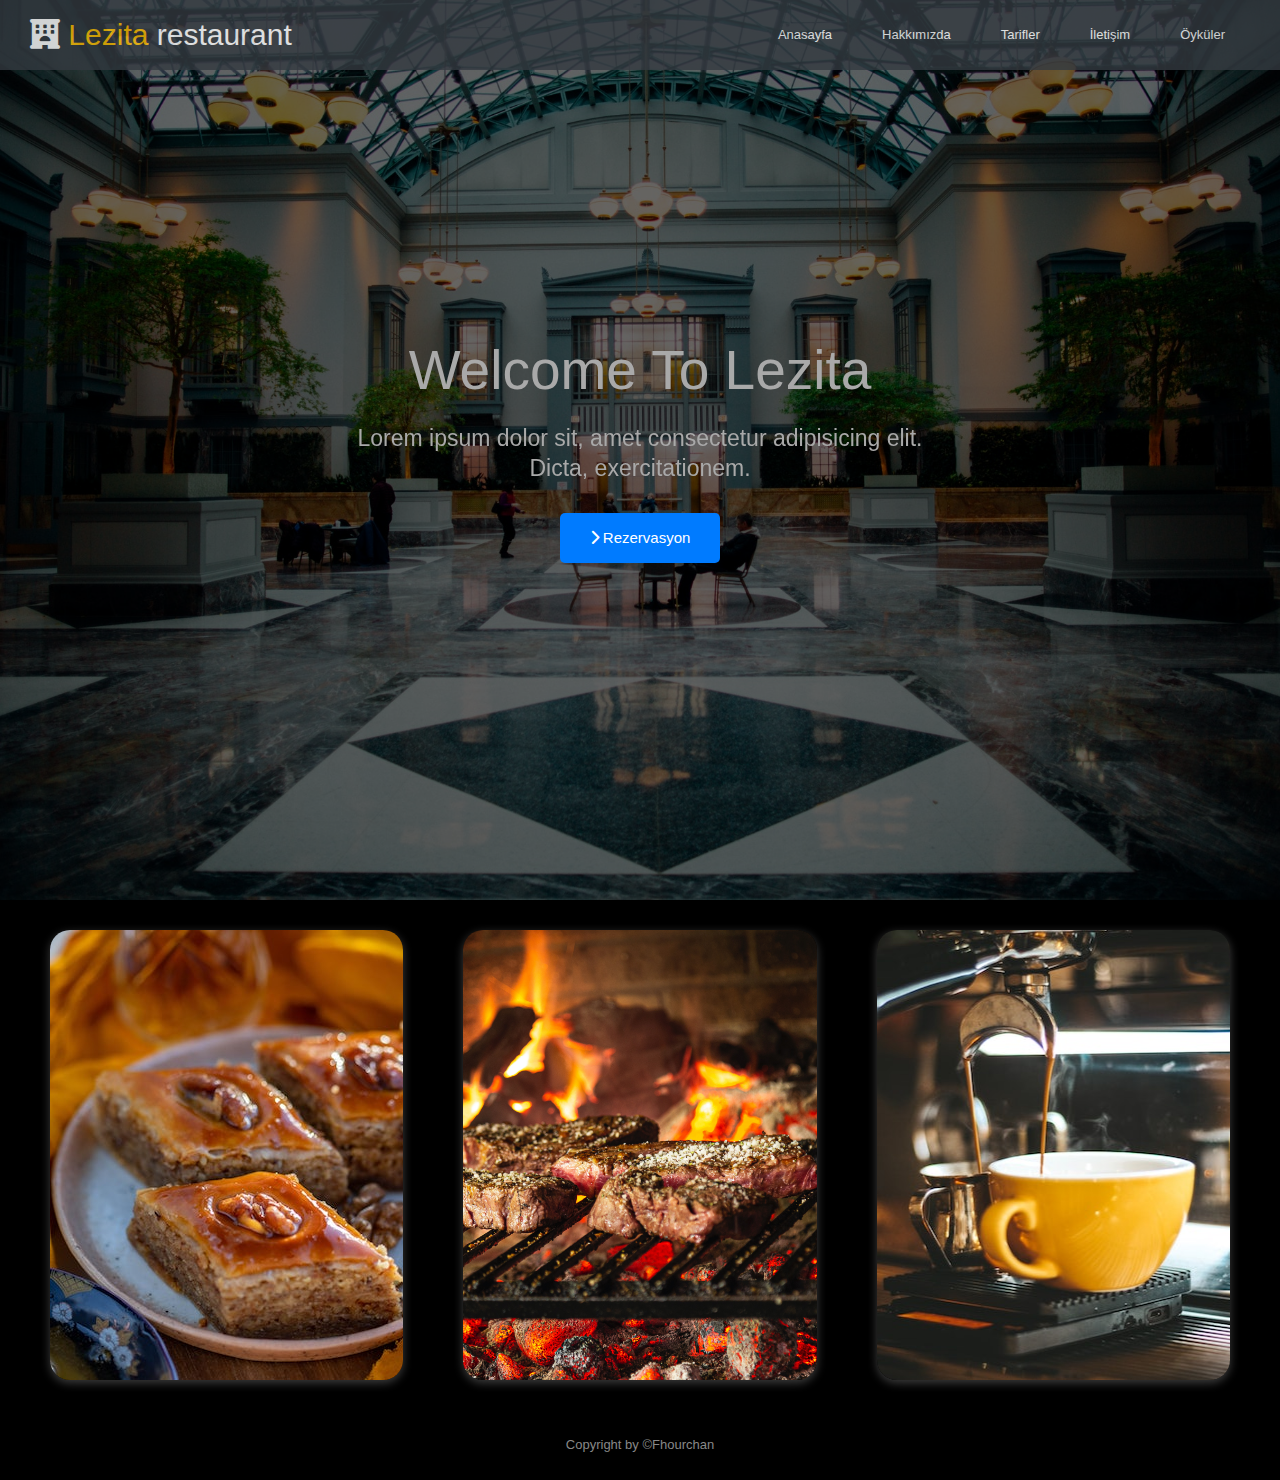
<file: Lezita-restra/index.html>
<!DOCTYPE html>
<html lang="en">
<head>
    <meta charset="UTF-8">
    <meta http-equiv="X-UA-Compatible" content="IE=edge">
    <meta name="viewport" content="width=device-width, initial-scale=1.0">
    <link rel="icon" href="/img/icon.ico" type="image/x-icon" />
    <link rel="stylesheet" href="css/utils.css">
    <link rel="stylesheet" href="css/style.css">
    <link rel="stylesheet" href="https://cdnjs.cloudflare.com/ajax/libs/font-awesome/6.0.0/css/all.min.css" integrity="sha512-9usAa10IRO0HhonpyAIVpjrylPvoDwiPUiKdWk5t3PyolY1cOd4DSE0Ga+ri4AuTroPR5aQvXU9xC6qOPnzFeg==" crossorigin="anonymous" referrerpolicy="no-referrer" />
    <title>Anasayfa</title>
</head>
<body>
    <header id="anasayfa" class="main-header">
        <div class="navbar">
            <h1 class="brand">
                <i class="fa-solid fa-hotel"></i>
                <span>Lezita</span> restaurant
            </h1>
            <nav>
                <ul>
                    <li><a href="index.html">Anasayfa</a></li>
                    <li><a href="hakkimizda.html">Hakkımızda</a></li>
                    <li><a href="tarifler.html">Tarifler</a></li>
                    <li><a href="iletisim.html">İletişim</a></li>
                    <li><a href="oykuler.html">Öyküler</a></li>

                </ul>
            </nav>
        </div>

        <div class="content">
            <h1>Welcome To Lezita</h1>
            <p>Lorem ipsum dolor sit, amet consectetur adipisicing elit. Dicta, exercitationem.</p>
            <a href="" class="btn btn-primary">
                <i class="fas fa-chevron-right"></i> Rezervasyon
            </a>
        </div>
    </header>

        <div class="main-box bg-black">
            <div class="tarif-container">
                <div class="box tatlı"></div>
                <div class="box steaks"></div>
                <div class="box drinks"></div>
            </div>
        </div>

    <footer id="#footer" class="bg-black text-center">
        Copyright by ©Fhourchan
    </footer>
</body>
</html>
</file>
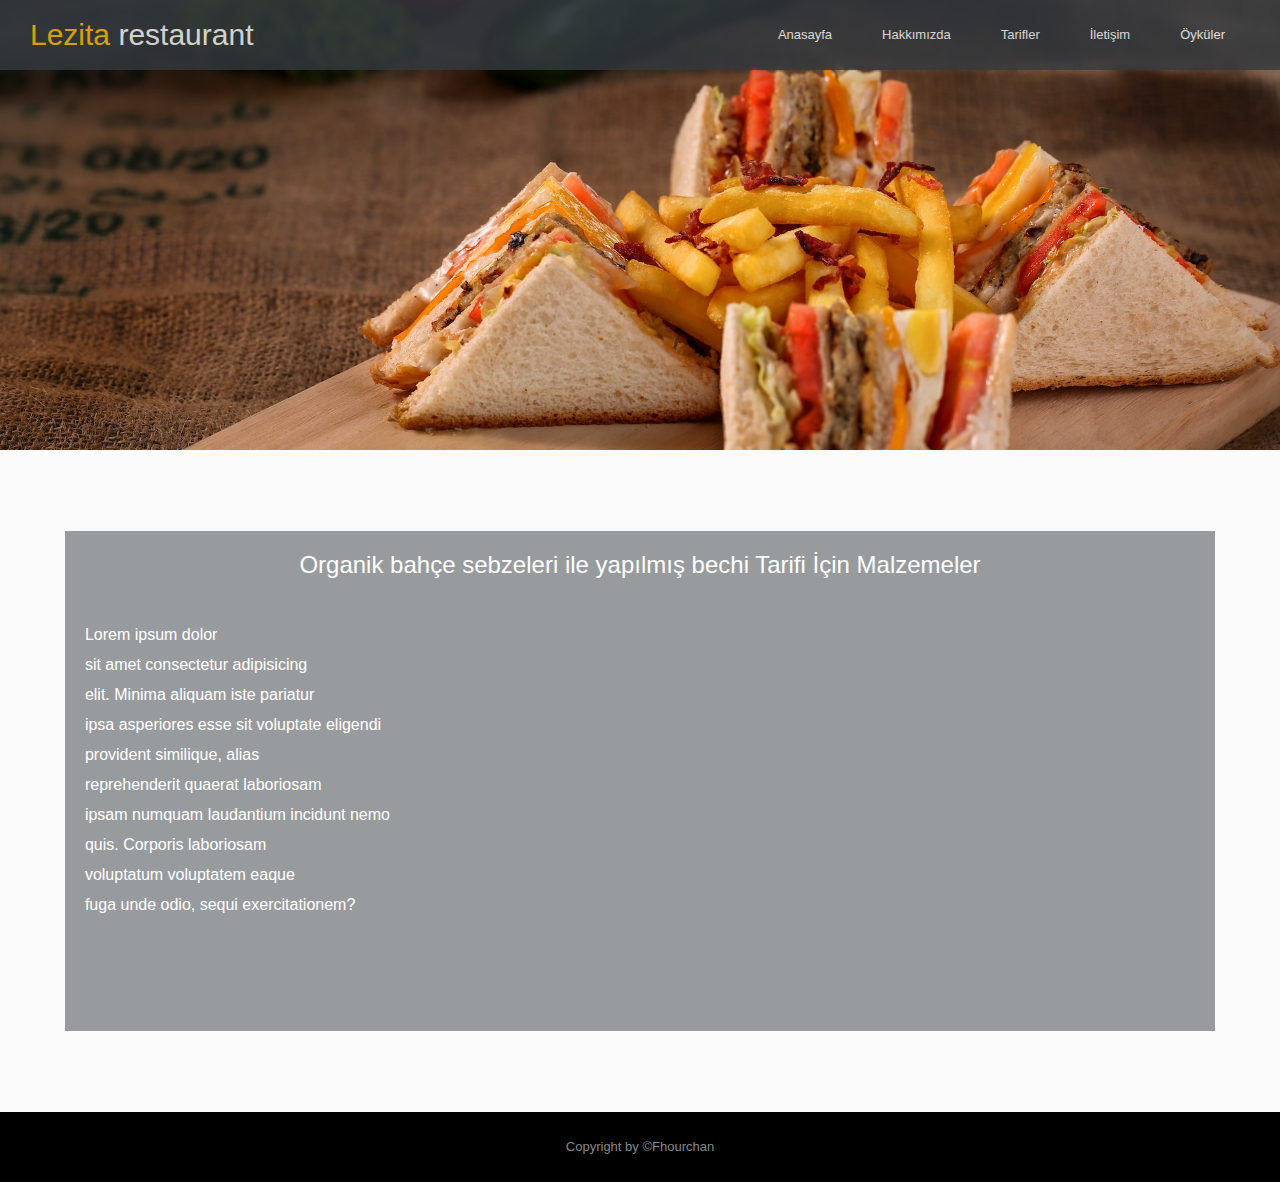
<file: Lezita-restra/bechi.html>
<!DOCTYPE html>
<html lang="en">
<head>
    <meta charset="UTF-8">
    <meta http-equiv="X-UA-Compatible" content="IE=edge">
    <meta name="viewport" content="width=device-width, initial-scale=1.0">
    <meta charset="UTF-8">
    <meta http-equiv="X-UA-Compatible" content="IE=edge">
    <meta name="viewport" content="width=device-width, initial-scale=1.0">
    <link rel="icon" href="/img/icon.ico" type="image/x-icon" />
    <link rel="stylesheet" href="css/utils.css">
    <link rel="stylesheet" href="css/style.css">
    <link rel="stylesheet" href="https://cdnjs.cloudflare.com/ajax/libs/font-awesome/6.2.1/css/all.min.css" integrity="sha512-MV7K8+y+gLIBoVD59lQIYicR65iaqukzvf/nwasF0nqhPay5w/9lJmVM2hMDcnK1OnMGCdVK+iQrJ7lzPJQd1w==" crossorigin="anonymous" referrerpolicy="no-referrer" />
    <title>Seafoods</title>
</head>
<body>
    <header id="#" class="">
        <div class="navbar">
            <h1 class="brand">
                <i class="fa-solid fa-hotel"></i>
                <span>Lezita</span> restaurant
            </h1>
            <nav>
                <ul>
                    <li><a href="index.html">Anasayfa</a></li>
                    <li><a href="hakkımızda.html">Hakkımızda</a></li>
                    <li><a href="tarifler.html">Tarifler</a></li>
                    <li><a href="iletişim.html">İletişim</a></li>
                    <li><a href="oykuler.html">Öyküler</a></li>
                </ul>
            </nav>
        </div>
        <div class="bechi-header-bg">
        </div>
    </header>

    <section class="seafoods">
        <div class="sea-container">
            <h1>Organik bahçe sebzeleri ile yapılmış bechi Tarifi İçin Malzemeler
            </h1>
            <p>Lorem ipsum dolor <br> sit amet consectetur adipisicing <br> elit. Minima aliquam iste pariatur <br> ipsa asperiores esse sit voluptate eligendi <br> provident similique, alias <br> reprehenderit quaerat laboriosam <br> ipsam numquam laudantium incidunt nemo <br> quis. Corporis laboriosam <br> voluptatum voluptatem eaque <br> fuga unde odio, sequi exercitationem?
        </div>
    </section>
    <footer id="#footer" class="bg-black text-center">
        Copyright by ©Fhourchan
    </footer>
</body>
</html>
</file>
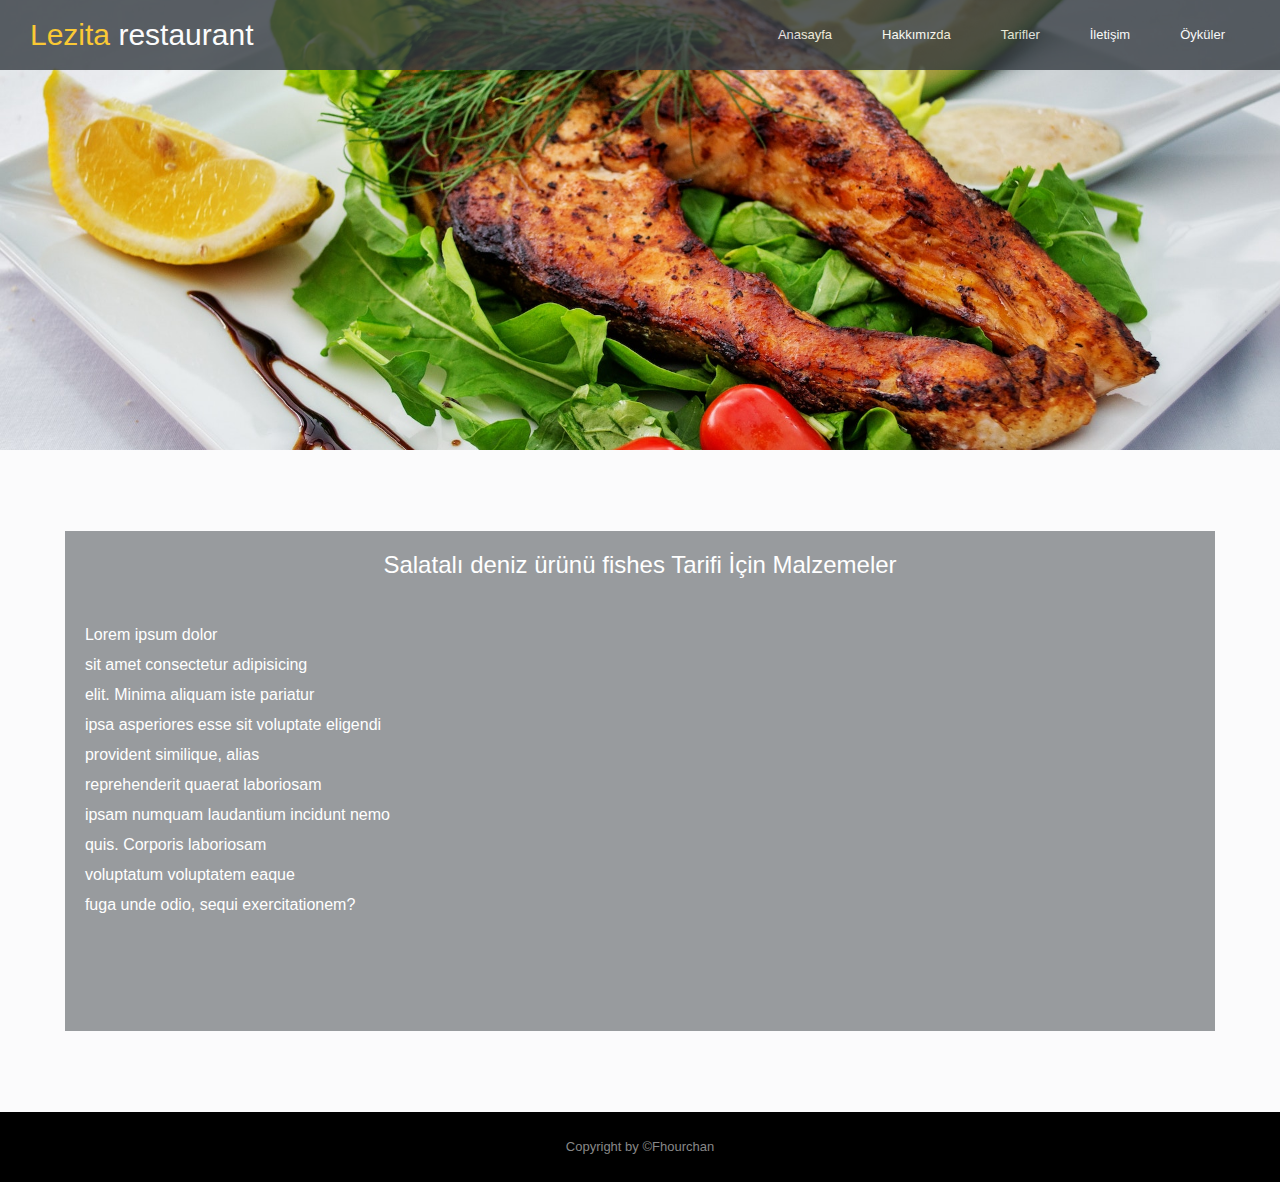
<file: Lezita-restra/fishes.html>
<!DOCTYPE html>
<html lang="en">
<head>
    <meta charset="UTF-8">
    <meta http-equiv="X-UA-Compatible" content="IE=edge">
    <meta name="viewport" content="width=device-width, initial-scale=1.0">
    <meta charset="UTF-8">
    <meta http-equiv="X-UA-Compatible" content="IE=edge">
    <meta name="viewport" content="width=device-width, initial-scale=1.0">
    <link rel="icon" href="/img/icon.ico" type="image/x-icon" />
    <link rel="stylesheet" href="css/utils.css">
    <link rel="stylesheet" href="css/style.css">
    <link rel="stylesheet" href="https://cdnjs.cloudflare.com/ajax/libs/font-awesome/6.2.1/css/all.min.css" integrity="sha512-MV7K8+y+gLIBoVD59lQIYicR65iaqukzvf/nwasF0nqhPay5w/9lJmVM2hMDcnK1OnMGCdVK+iQrJ7lzPJQd1w==" crossorigin="anonymous" referrerpolicy="no-referrer" />
    <title>Seafoods</title>
</head>
<body>
    <header id="#" class="fishes-header">
        <div class="navbar">
            <h1 class="brand">
                <i class="fa-solid fa-hotel"></i>
                <span>Lezita</span> restaurant
            </h1>
            <nav>
                <ul>
                    <li><a href="index.html">Anasayfa</a></li>
                    <li><a href="hakkımızda.html">Hakkımızda</a></li>
                    <li><a href="tarifler.html">Tarifler</a></li>
                    <li><a href="iletişim.html">İletişim</a></li>
                    <li><a href="oykuler.html">Öyküler</a></li>
                </ul>
            </nav>
        </div>
        <div class="fishes-header-bg">
        </div>
    </header>

    <section class="seafoods">
        <div class="sea-container">
            <h1>Salatalı deniz ürünü fishes Tarifi İçin Malzemeler
            </h1>
            <p>Lorem ipsum dolor <br> sit amet consectetur adipisicing <br> elit. Minima aliquam iste pariatur <br> ipsa asperiores esse sit voluptate eligendi <br> provident similique, alias <br> reprehenderit quaerat laboriosam <br> ipsam numquam laudantium incidunt nemo <br> quis. Corporis laboriosam <br> voluptatum voluptatem eaque <br> fuga unde odio, sequi exercitationem?
        </div>
    </section>
    <footer id="#footer" class="bg-black text-center">
        Copyright by ©Fhourchan
    </footer>
</body>
</html>
</file>
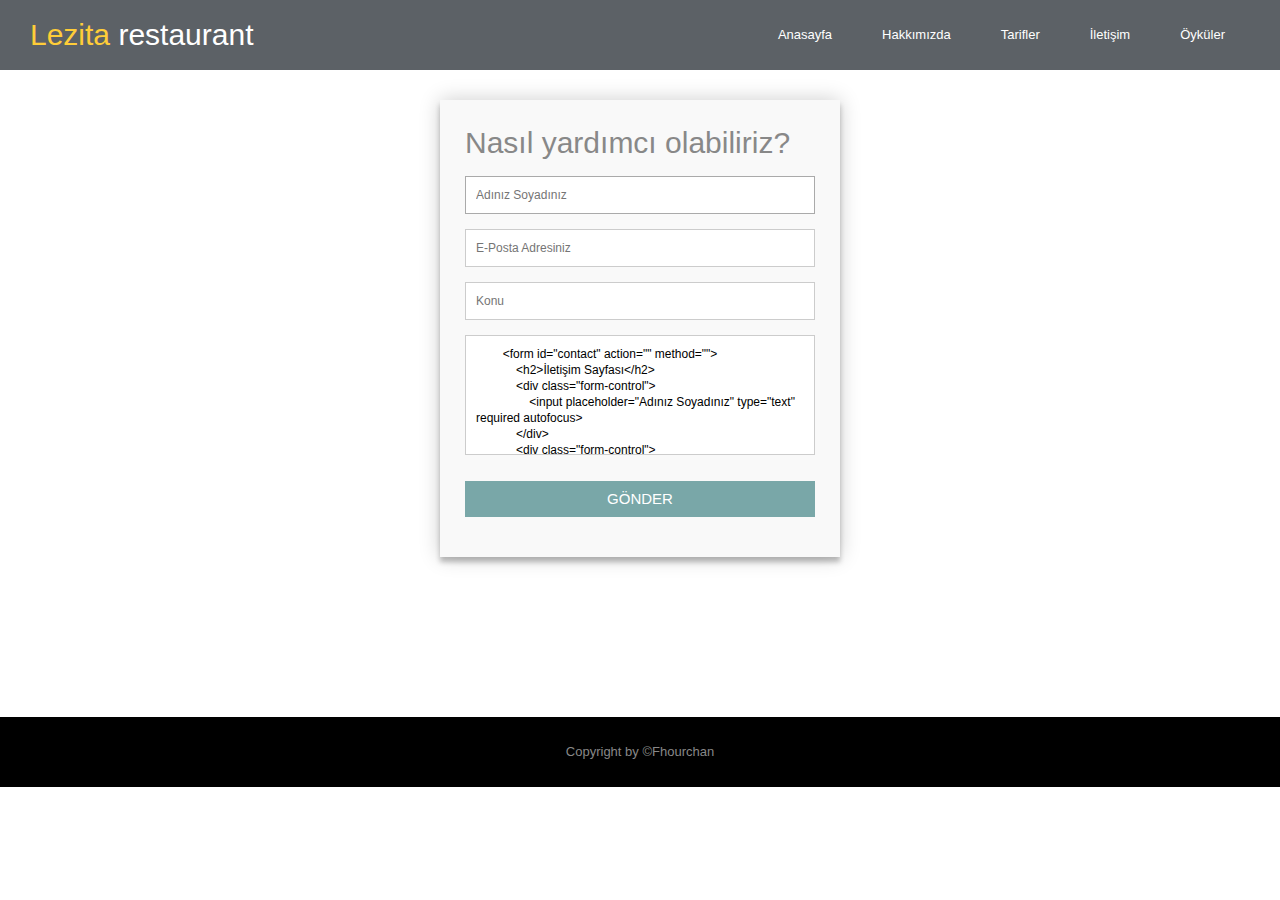
<file: Lezita-restra/iletisim.html>
<!DOCTYPE html>
<html lang="en">
<head>
    <meta charset="UTF-8">
    <meta http-equiv="X-UA-Compatible" content="IE=edge">
    <meta name="viewport" content="width=device-width, initial-scale=1.0">
    <title>İletişim</title><meta charset="UTF-8">
    <meta http-equiv="X-UA-Compatible" content="IE=edge">
    <meta name="viewport" content="width=device-width, initial-scale=1.0">
    <link rel="icon" href="/img/icon.ico" type="image/x-icon" />
    <link rel="stylesheet" href="css/utils.css">
    <link rel="stylesheet" href="css/style.css">
    <link rel="stylesheet" href="https://cdnjs.cloudflare.com/ajax/libs/font-awesome/6.2.1/css/all.min.css" integrity="sha512-MV7K8+y+gLIBoVD59lQIYicR65iaqukzvf/nwasF0nqhPay5w/9lJmVM2hMDcnK1OnMGCdVK+iQrJ7lzPJQd1w==" crossorigin="anonymous" referrerpolicy="no-referrer" />
</head>
<section>
    <header id="iletisim" class="contact-header">
        <div class="navbar">
            <h1 class="brand">
                <i class="fa-solid fa-hotel"></i>
                <span>Lezita</span> restaurant
            </h1>
            <nav>
                <ul>
                    <li><a href="index.html">Anasayfa</a></li>
                    <li><a href="hakkimizda.html">Hakkımızda</a></li>
                    <li><a href="tarifler.html">Tarifler</a></li>
                    <li><a href="iletisim.html">İletişim</a></li>
                    <li><a href="oykuler.html">Öyküler</a></li>

                </ul>
            </nav>
        </div>
        <div class="contact-header-bg">
            
        </div>
    </header>
    <div class="container">
        <form id="contact" action="" method="">
            <h2>Nasıl yardımcı olabiliriz?</h2>
            <div class="form-control">
                <input placeholder="Adınız Soyadınız" type="text" required autofocus>
            </div>
            <div class="form-control">
                <input placeholder="E-Posta Adresiniz" type="email" required>
            </div>
            <div class="form-control">
                <input placeholder="Konu" type="text" required>
            </div>
            <div class="form-control">
                <textarea placeholder="Lütfen Mesajınızı Buraya Yazın.." require<div class="container">
        <form id="contact" action="" method="">
            <h2>İletişim Sayfası</h2>
            <div class="form-control">
                <input placeholder="Adınız Soyadınız" type="text" required autofocus>
            </div>
            <div class="form-control">
                <input placeholder="E-Posta Adresiniz" type="email" required>
            </div>
            <div class="form-control">
                <input placeholder="Konu" type="text" required>
            </div>
            <div class="form-control">
                <textarea placeholder="Lütfen Mesajınızı Buraya Yazın.." required></textarea>
            </div>
            <div class="form-control">
                <button name="submit" type="submit" id="submit">GÖNDER</button>
            </div>
        </form>
    </div></textarea>
            </div>
        </form>
    </div> <br> <br>
    <footer id="#footer" class="bg-black text-center">
        Copyright by ©Fhourchan
    </footer>
    
</body>
</html>
</file>
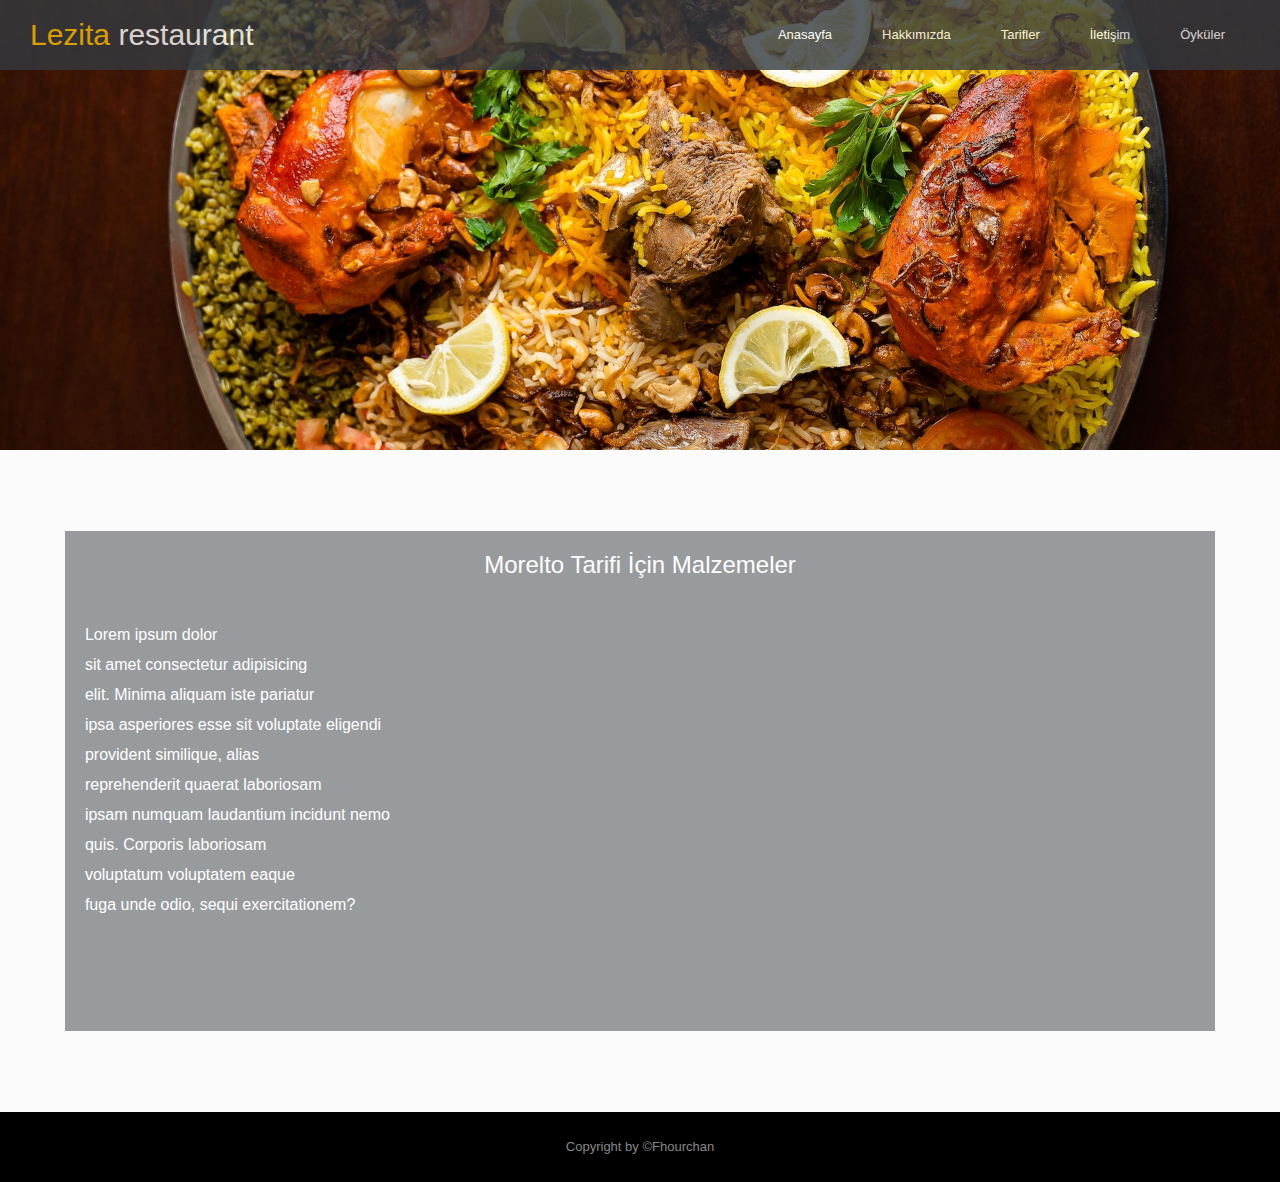
<file: Lezita-restra/Morelto.html>
<!DOCTYPE html>
<html lang="en">
<head>
    <meta charset="UTF-8">
    <meta http-equiv="X-UA-Compatible" content="IE=edge">
    <meta name="viewport" content="width=device-width, initial-scale=1.0">
    <meta charset="UTF-8">
    <meta http-equiv="X-UA-Compatible" content="IE=edge">
    <meta name="viewport" content="width=device-width, initial-scale=1.0">
    <link rel="stylesheet" href="css/utils.css">
    <link rel="stylesheet" href="css/style.css">
    <link rel="icon" href="/img/icon.ico" type="image/x-icon" />
    <link rel="stylesheet" href="https://cdnjs.cloudflare.com/ajax/libs/font-awesome/6.2.1/css/all.min.css" integrity="sha512-MV7K8+y+gLIBoVD59lQIYicR65iaqukzvf/nwasF0nqhPay5w/9lJmVM2hMDcnK1OnMGCdVK+iQrJ7lzPJQd1w==" crossorigin="anonymous" referrerpolicy="no-referrer" />
    <title>Seafoods</title>
</head>
<body>
    <header id="#" class="morelto-header">
        <div class="navbar">
            <h1 class="brand">
                <i class="fa-solid fa-hotel"></i>
                <span>Lezita</span> restaurant
            </h1>
            <nav>
                <ul>
                    <li><a href="index.html">Anasayfa</a></li>
                    <li><a href="hakkımızda.html">Hakkımızda</a></li>
                    <li><a href="tarifler.html">Tarifler</a></li>
                    <li><a href="iletişim.html">İletişim</a></li>
                    <li><a href="oykuler.html">Öyküler</a></li>

                </ul>
            </nav>
        </div>
        <div class="morelto-header-bg">
        </div>
    </header>

    <section class="seafoods">
        <div class="sea-container">
            <h1>Morelto Tarifi İçin Malzemeler
            </h1>
            <p>Lorem ipsum dolor <br> sit amet consectetur adipisicing <br> elit. Minima aliquam iste pariatur <br> ipsa asperiores esse sit voluptate eligendi <br> provident similique, alias <br> reprehenderit quaerat laboriosam <br> ipsam numquam laudantium incidunt nemo <br> quis. Corporis laboriosam <br> voluptatum voluptatem eaque <br> fuga unde odio, sequi exercitationem?
        </div>
    </section>
    <footer id="#footer" class="bg-black text-center">
        Copyright by ©Fhourchan
    </footer>
</body>
</html>
</file>
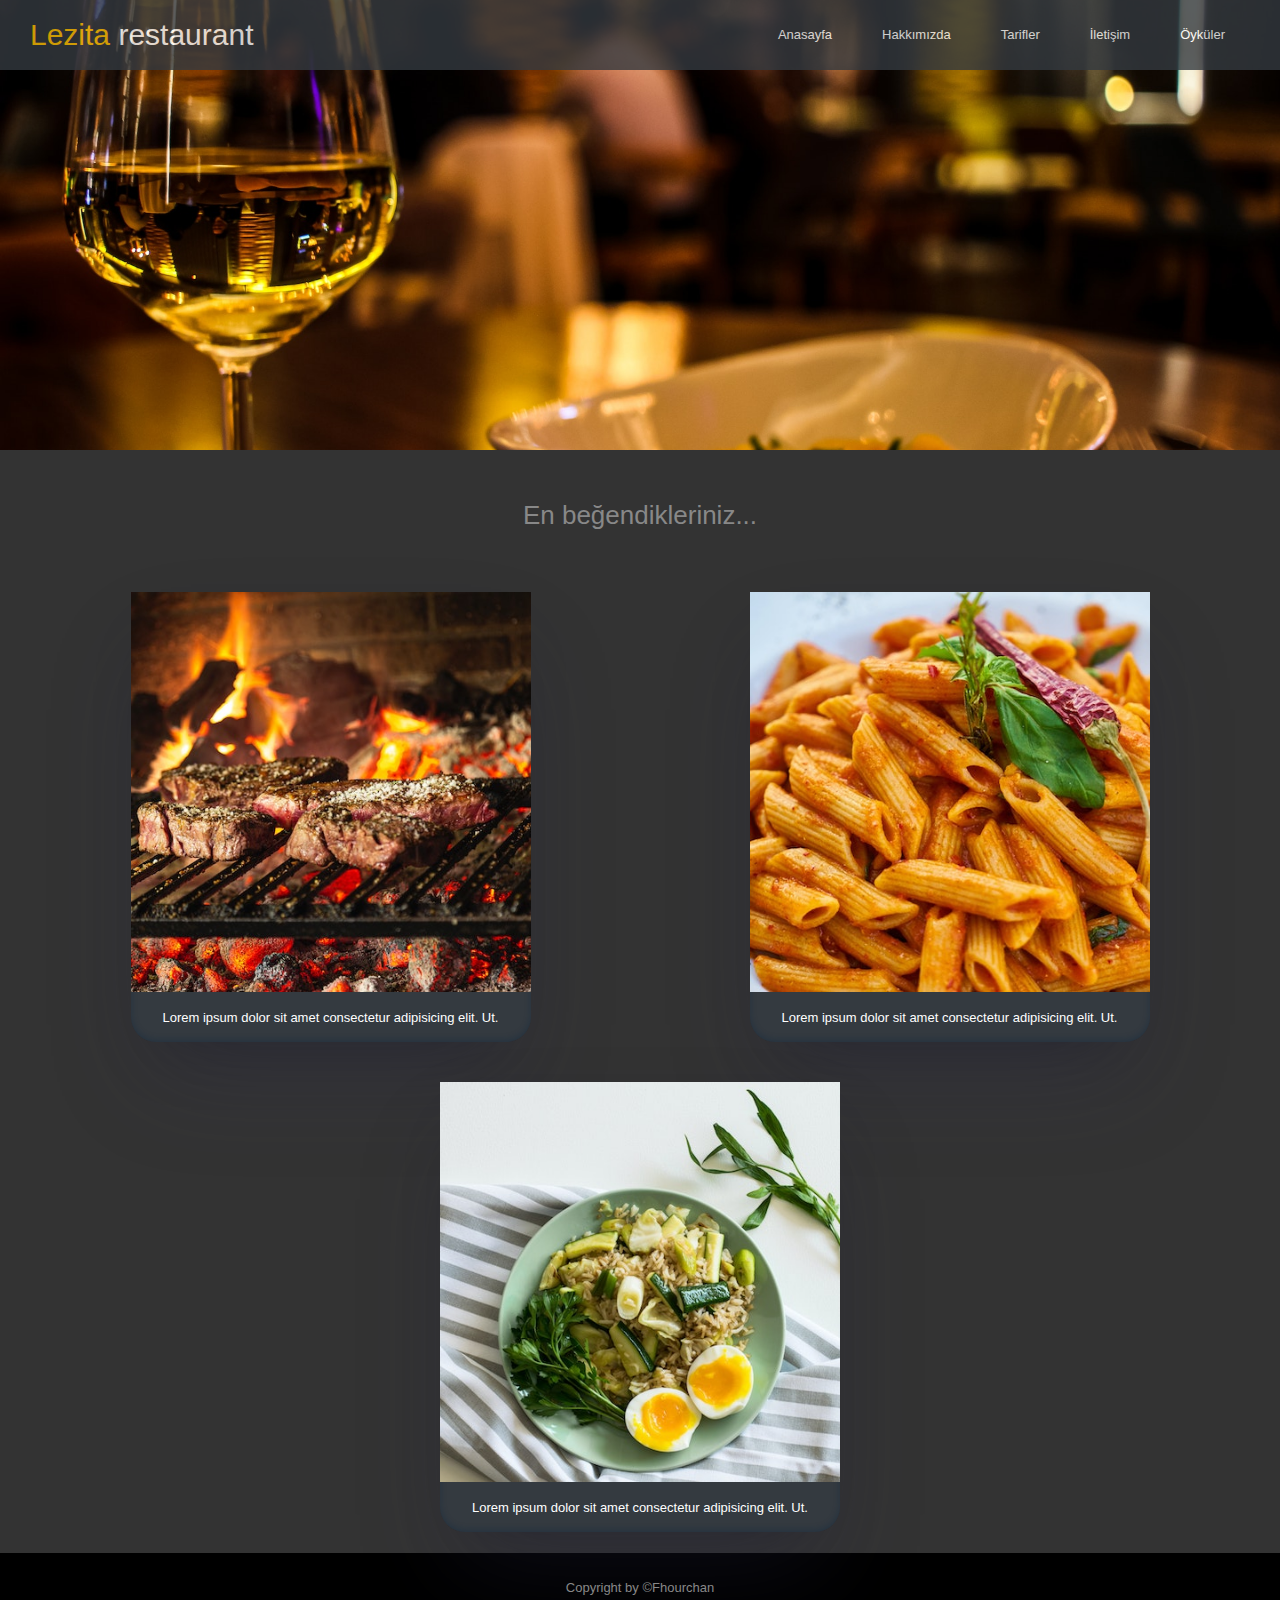
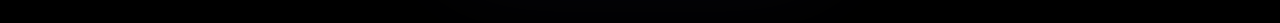
<file: Lezita-restra/oykuler.html>
<!DOCTYPE html>
<html lang="en">
<head>
    <meta charset="UTF-8">
    <meta http-equiv="X-UA-Compatible" content="IE=edge">
    <meta name="viewport" content="width=device-width, initial-scale=1.0">
    <link rel="icon" href="/img/icon.ico" type="image/x-icon" />
    <link rel="stylesheet" href="css/utils.css">
    <link rel="stylesheet" href="css/style.css">
    <link rel="stylesheet" href="https://cdnjs.cloudflare.com/ajax/libs/font-awesome/6.2.1/css/all.min.css" integrity="sha512-MV7K8+y+gLIBoVD59lQIYicR65iaqukzvf/nwasF0nqhPay5w/9lJmVM2hMDcnK1OnMGCdVK+iQrJ7lzPJQd1w==" crossorigin="anonymous" referrerpolicy="no-referrer" />
    <title> Öyküler</title>
</head>
<body>
    <header id="#" class="tarif-header">
        <div class="navbar">
            <h1 class="brand">
                <i class="fa-solid fa-hotel"></i>
                <span>Lezita</span> restaurant
            </h1>
            <nav>
                <ul>
                    <li><a href="index.html">Anasayfa</a></li>
                    <li><a href="hakkimizda.html">Hakkımızda</a></li>
                    <li><a href="tarifler.html">Tarifler</a></li>
                    <li><a href="iletisim.html">İletişim</a></li>
                    <li><a href="oykuler.html">Öyküler</a></li>

                </ul>
            </nav>
        </div>
        <div class="öykü-header-bg">
        </div>
    </header>
    <h1 style="background-color: #333; padding-top: 50px;" class="text-center">En beğendikleriniz...</h1>
    <section class="tarifler">
        <div class="tarif-container">
            <div class="tf-box">
                <a href="steak.html"><img src="img/tf-4.jpg" alt="seafoods" title="seafoods"></a>
                <p>Lorem ipsum dolor sit amet consectetur adipisicing elit. Ut.</p>
            </div>
            <div class="tf-box">
                <a href="penna.html"><img src="img/tf-2.jpg" alt="penna" title="Penna Makarna"></a>
                <p>Lorem ipsum dolor sit amet consectetur adipisicing elit. Ut.</p>
            </div>
            <div class="tf-box">
                <a href="zuch.html"><img src="img/tf-7.jpg" alt="Morelto" title="Morelto food."></a>
                <p>Lorem ipsum dolor sit amet consectetur adipisicing elit. Ut.</p>
            </div>
        </div>
    </section>
    <footer id="#footer" class="bg-black text-center">
        Copyright by ©Fhourchan
    </footer>
</body>
</html>
</file>
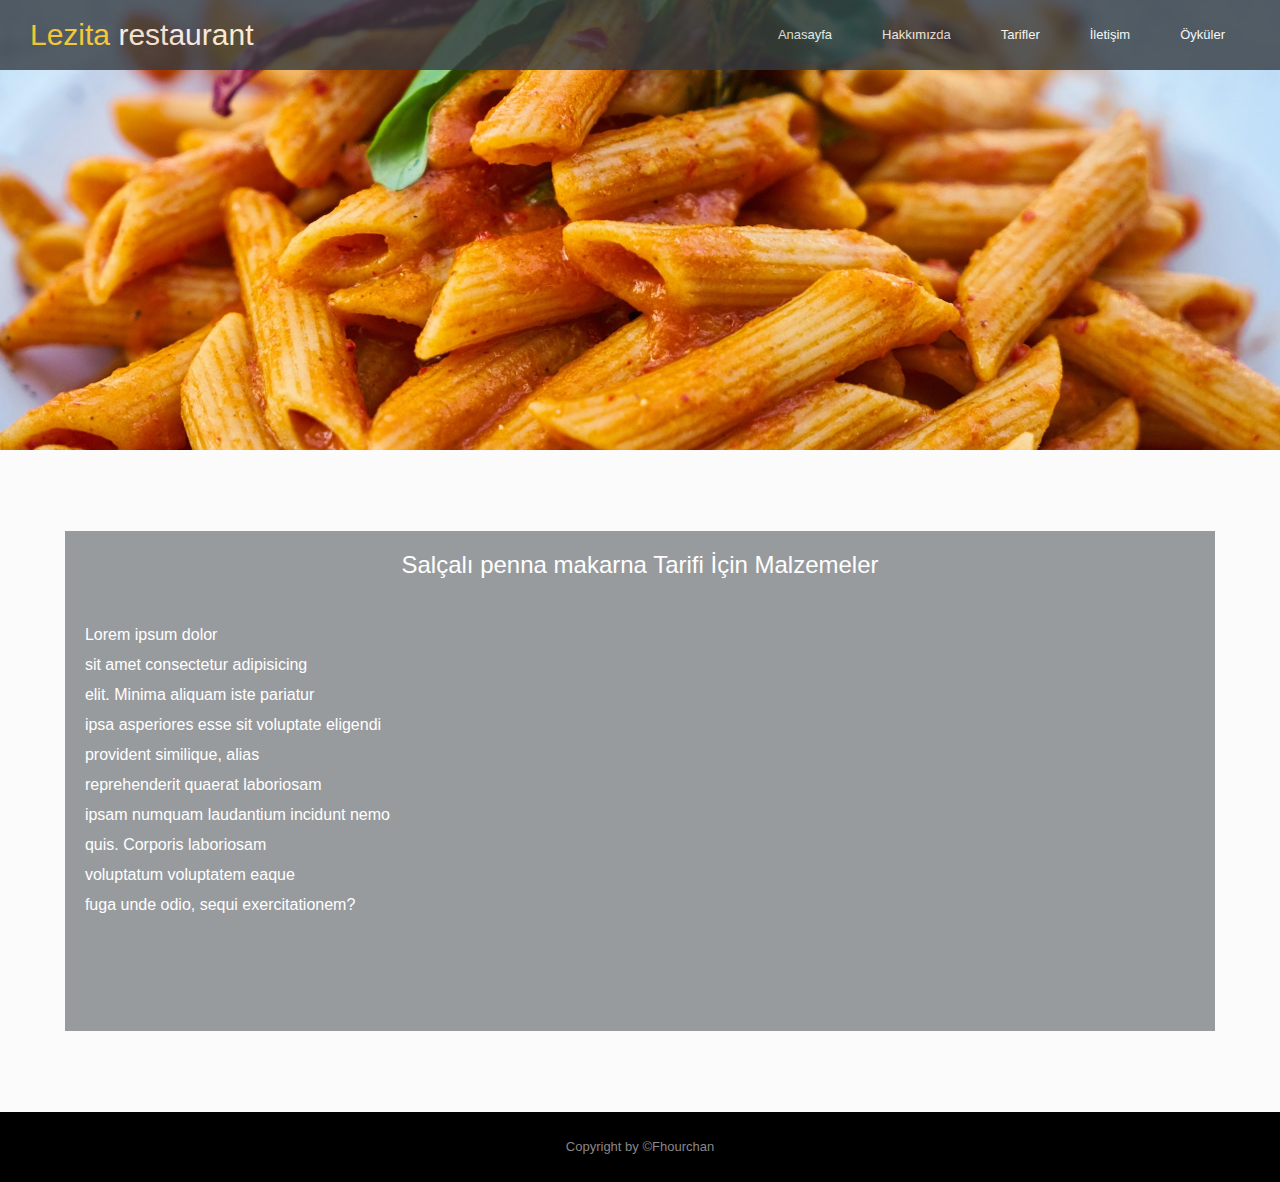
<file: Lezita-restra/penna.html>
<!DOCTYPE html>
<html lang="en">
<head>
    <meta charset="UTF-8">
    <meta http-equiv="X-UA-Compatible" content="IE=edge">
    <meta name="viewport" content="width=device-width, initial-scale=1.0">
    <meta charset="UTF-8">
    <meta http-equiv="X-UA-Compatible" content="IE=edge">
    <meta name="viewport" content="width=device-width, initial-scale=1.0">
    <link rel="icon" href="/img/icon.ico" type="image/x-icon" />
    <link rel="stylesheet" href="css/utils.css">
    <link rel="stylesheet" href="css/style.css">
    <link rel="stylesheet" href="https://cdnjs.cloudflare.com/ajax/libs/font-awesome/6.2.1/css/all.min.css" integrity="sha512-MV7K8+y+gLIBoVD59lQIYicR65iaqukzvf/nwasF0nqhPay5w/9lJmVM2hMDcnK1OnMGCdVK+iQrJ7lzPJQd1w==" crossorigin="anonymous" referrerpolicy="no-referrer" />
    <title>Seafoods</title>
</head>
<body>
    <header id="#" class="sea-header">
        <div class="navbar">
            <h1 class="brand">
                <i class="fa-solid fa-hotel"></i>
                <span>Lezita</span> restaurant
            </h1>
            <nav>
                <ul>
                    <li><a href="index.html">Anasayfa</a></li>
                    <li><a href="hakkımızda.html">Hakkımızda</a></li>
                    <li><a href="tarifler.html">Tarifler</a></li>
                    <li><a href="iletişim.html">İletişim</a></li>
                    <li><a href="oykuler.html">Öyküler</a></li>

                </ul>
            </nav>
        </div>
        <div class="pen-header-bg">
        </div>
    </header>

    <section class="seafoods">
        <div class="sea-container">
            <h1>Salçalı penna makarna Tarifi İçin Malzemeler
            </h1>
            <p>Lorem ipsum dolor <br> sit amet consectetur adipisicing <br> elit. Minima aliquam iste pariatur <br> ipsa asperiores esse sit voluptate eligendi <br> provident similique, alias <br> reprehenderit quaerat laboriosam <br> ipsam numquam laudantium incidunt nemo <br> quis. Corporis laboriosam <br> voluptatum voluptatem eaque <br> fuga unde odio, sequi exercitationem?
        </div>
    </section>
    <footer id="#footer" class="bg-black text-center">
        Copyright by ©Fhourchan
    </footer>
</body>
</html>
</file>
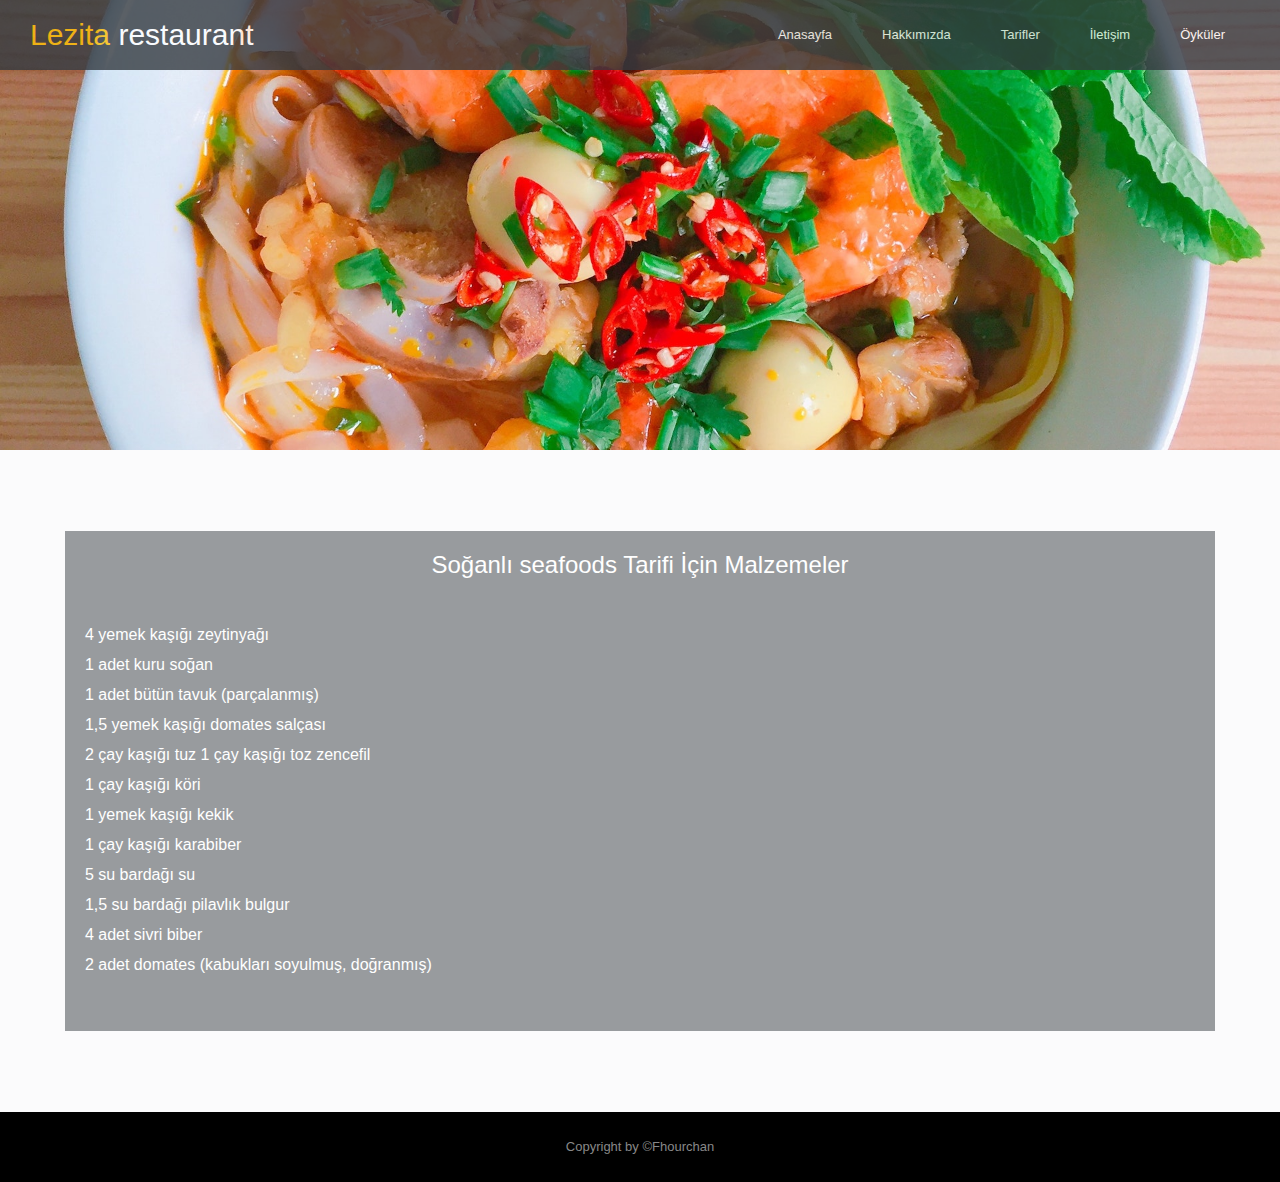
<file: Lezita-restra/seafoods.html>
<!DOCTYPE html>
<html lang="en">
<head>
    <meta charset="UTF-8">
    <meta http-equiv="X-UA-Compatible" content="IE=edge">
    <meta name="viewport" content="width=device-width, initial-scale=1.0">
    <meta charset="UTF-8">
    <meta http-equiv="X-UA-Compatible" content="IE=edge">
    <meta name="viewport" content="width=device-width, initial-scale=1.0">
    <link rel="icon" href="/img/icon.ico" type="image/x-icon" />
    <link rel="stylesheet" href="css/utils.css">
    <link rel="stylesheet" href="css/style.css">
    <link rel="stylesheet" href="https://cdnjs.cloudflare.com/ajax/libs/font-awesome/6.2.1/css/all.min.css" integrity="sha512-MV7K8+y+gLIBoVD59lQIYicR65iaqukzvf/nwasF0nqhPay5w/9lJmVM2hMDcnK1OnMGCdVK+iQrJ7lzPJQd1w==" crossorigin="anonymous" referrerpolicy="no-referrer" />
    <title>Seafoods</title>
</head>
<body>
    <header id="#" class="sea-header">
        <div class="navbar">
            <h1 class="brand">
                <i class="fa-solid fa-hotel"></i>
                <span>Lezita</span> restaurant
            </h1>
            <nav>
                <ul>
                    <li><a href="index.html">Anasayfa</a></li>
                    <li><a href="hakkımızda.html">Hakkımızda</a></li>
                    <li><a href="tarifler.html">Tarifler</a></li>
                    <li><a href="iletişim.html">İletişim</a></li>
                    <li><a href="oykuler.html">Öyküler</a></li>

                </ul>
            </nav>
        </div>
        <div class="sea-header-bg">
        </div>
    </header>

    <section class="seafoods">
        <div class="sea-container">
            <h1>Soğanlı seafoods Tarifi İçin Malzemeler
            </h1>
            <p>4
                yemek kaşığı
                zeytinyağı<br>
                1
                adet
                kuru soğan <br>
                1
                adet
                bütün tavuk
                (parçalanmış) <br>
                1,5
                yemek kaşığı
                domates salçası <br>
                2
                çay kaşığı
                tuz
                1
                çay kaşığı
                toz zencefil <br>
                1
                çay kaşığı
                köri <br>
                1
                yemek kaşığı
                kekik <br>
                1
                çay kaşığı
                karabiber <br>
                5
                su bardağı
                su <br>
                1,5
                su bardağı
                pilavlık bulgur <br>
                4
                adet
                sivri biber <br>
                2
                adet
                domates
                (kabukları soyulmuş, doğranmış)</p>
        </div>
    </section>
    <footer id="#footer" class="bg-black text-center">
        Copyright by ©Fhourchan
    </footer>
</body>
</html>
</file>
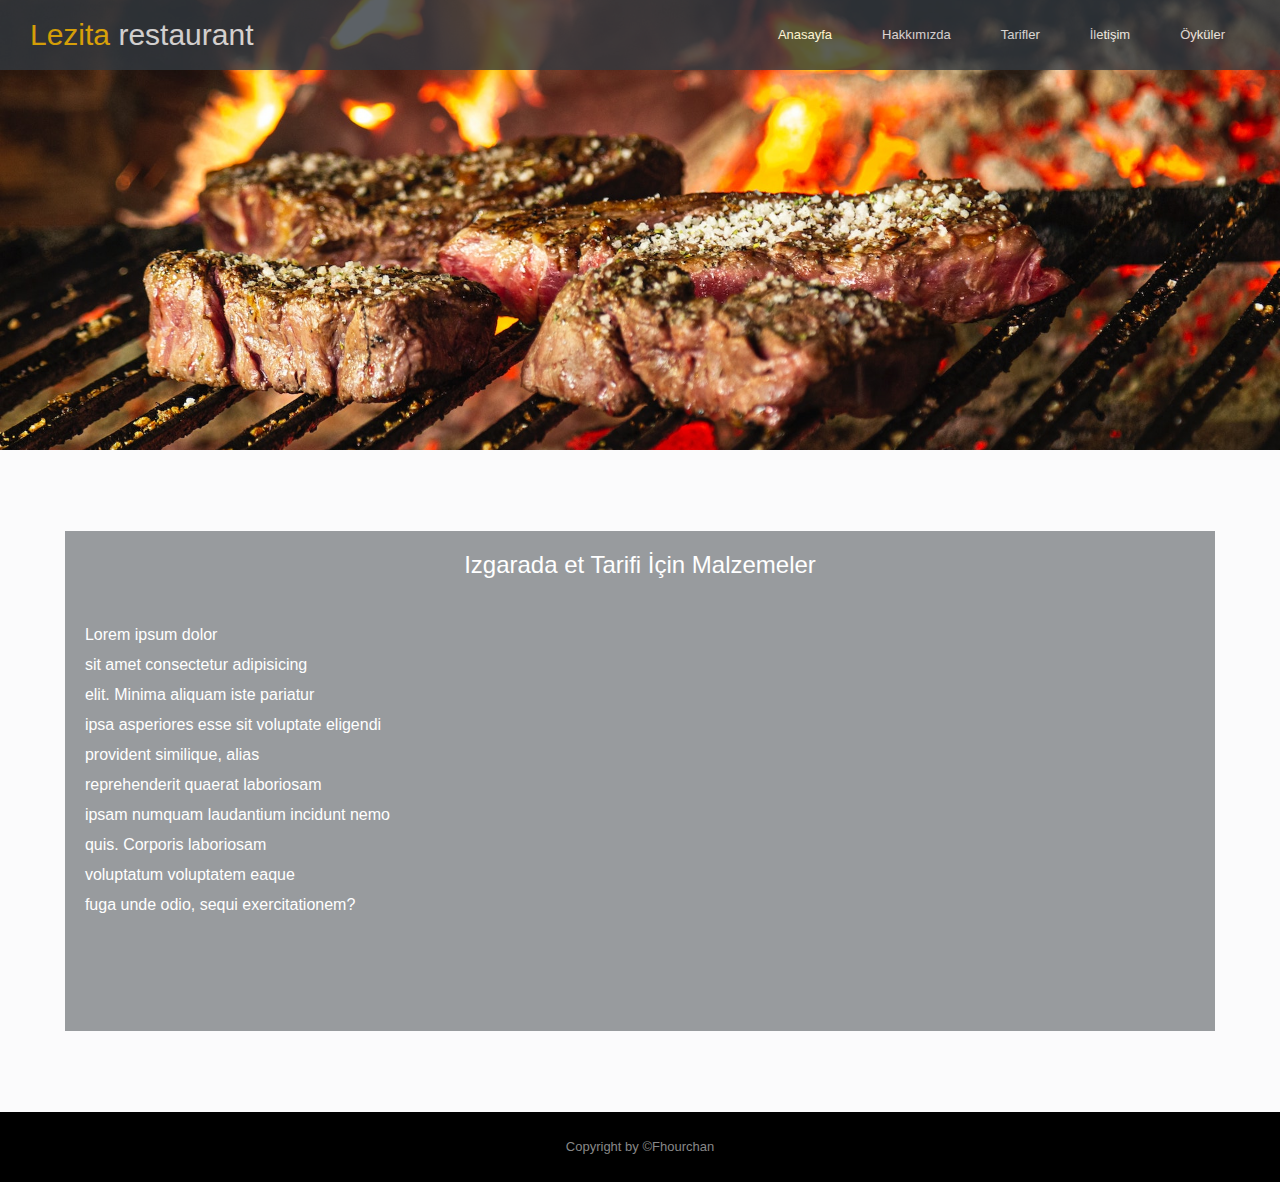
<file: Lezita-restra/steak.html>
<!DOCTYPE html>
<html lang="en">
<head>
    <meta charset="UTF-8">
    <meta http-equiv="X-UA-Compatible" content="IE=edge">
    <meta name="viewport" content="width=device-width, initial-scale=1.0">
    <meta charset="UTF-8">
    <meta http-equiv="X-UA-Compatible" content="IE=edge">
    <meta name="viewport" content="width=device-width, initial-scale=1.0">
    <link rel="icon" href="/img/icon.ico" type="image/x-icon" />
    <link rel="stylesheet" href="css/utils.css">
    <link rel="stylesheet" href="css/style.css">
    <link rel="stylesheet" href="https://cdnjs.cloudflare.com/ajax/libs/font-awesome/6.2.1/css/all.min.css" integrity="sha512-MV7K8+y+gLIBoVD59lQIYicR65iaqukzvf/nwasF0nqhPay5w/9lJmVM2hMDcnK1OnMGCdVK+iQrJ7lzPJQd1w==" crossorigin="anonymous" referrerpolicy="no-referrer" />
    <title>Seafoods</title>
</head>
<body>
    <header id="#" class="steak-header">
        <div class="navbar">
            <h1 class="brand">
                <i class="fa-solid fa-hotel"></i>
                <span>Lezita</span> restaurant
            </h1>
            <nav>
                <ul>
                    <li><a href="index.html">Anasayfa</a></li>
                    <li><a href="hakkımızda.html">Hakkımızda</a></li>
                    <li><a href="tarifler.html">Tarifler</a></li>
                    <li><a href="iletişim.html">İletişim</a></li>
                    <li><a href="oykuler.html">Öyküler</a></li>

                </ul>
            </nav>
        </div>
        <div class="steak-header-bg">
        </div>
    </header>

    <section class="seafoods">
        <div class="sea-container">
            <h1>Izgarada et Tarifi İçin Malzemeler
            </h1>
            <p>Lorem ipsum dolor <br> sit amet consectetur adipisicing <br> elit. Minima aliquam iste pariatur <br> ipsa asperiores esse sit voluptate eligendi <br> provident similique, alias <br> reprehenderit quaerat laboriosam <br> ipsam numquam laudantium incidunt nemo <br> quis. Corporis laboriosam <br> voluptatum voluptatem eaque <br> fuga unde odio, sequi exercitationem?
        </div>
    </section>
    <footer id="#footer" class="bg-black text-center">
        Copyright by ©Fhourchan
    </footer>
</body>
</html>
</file>
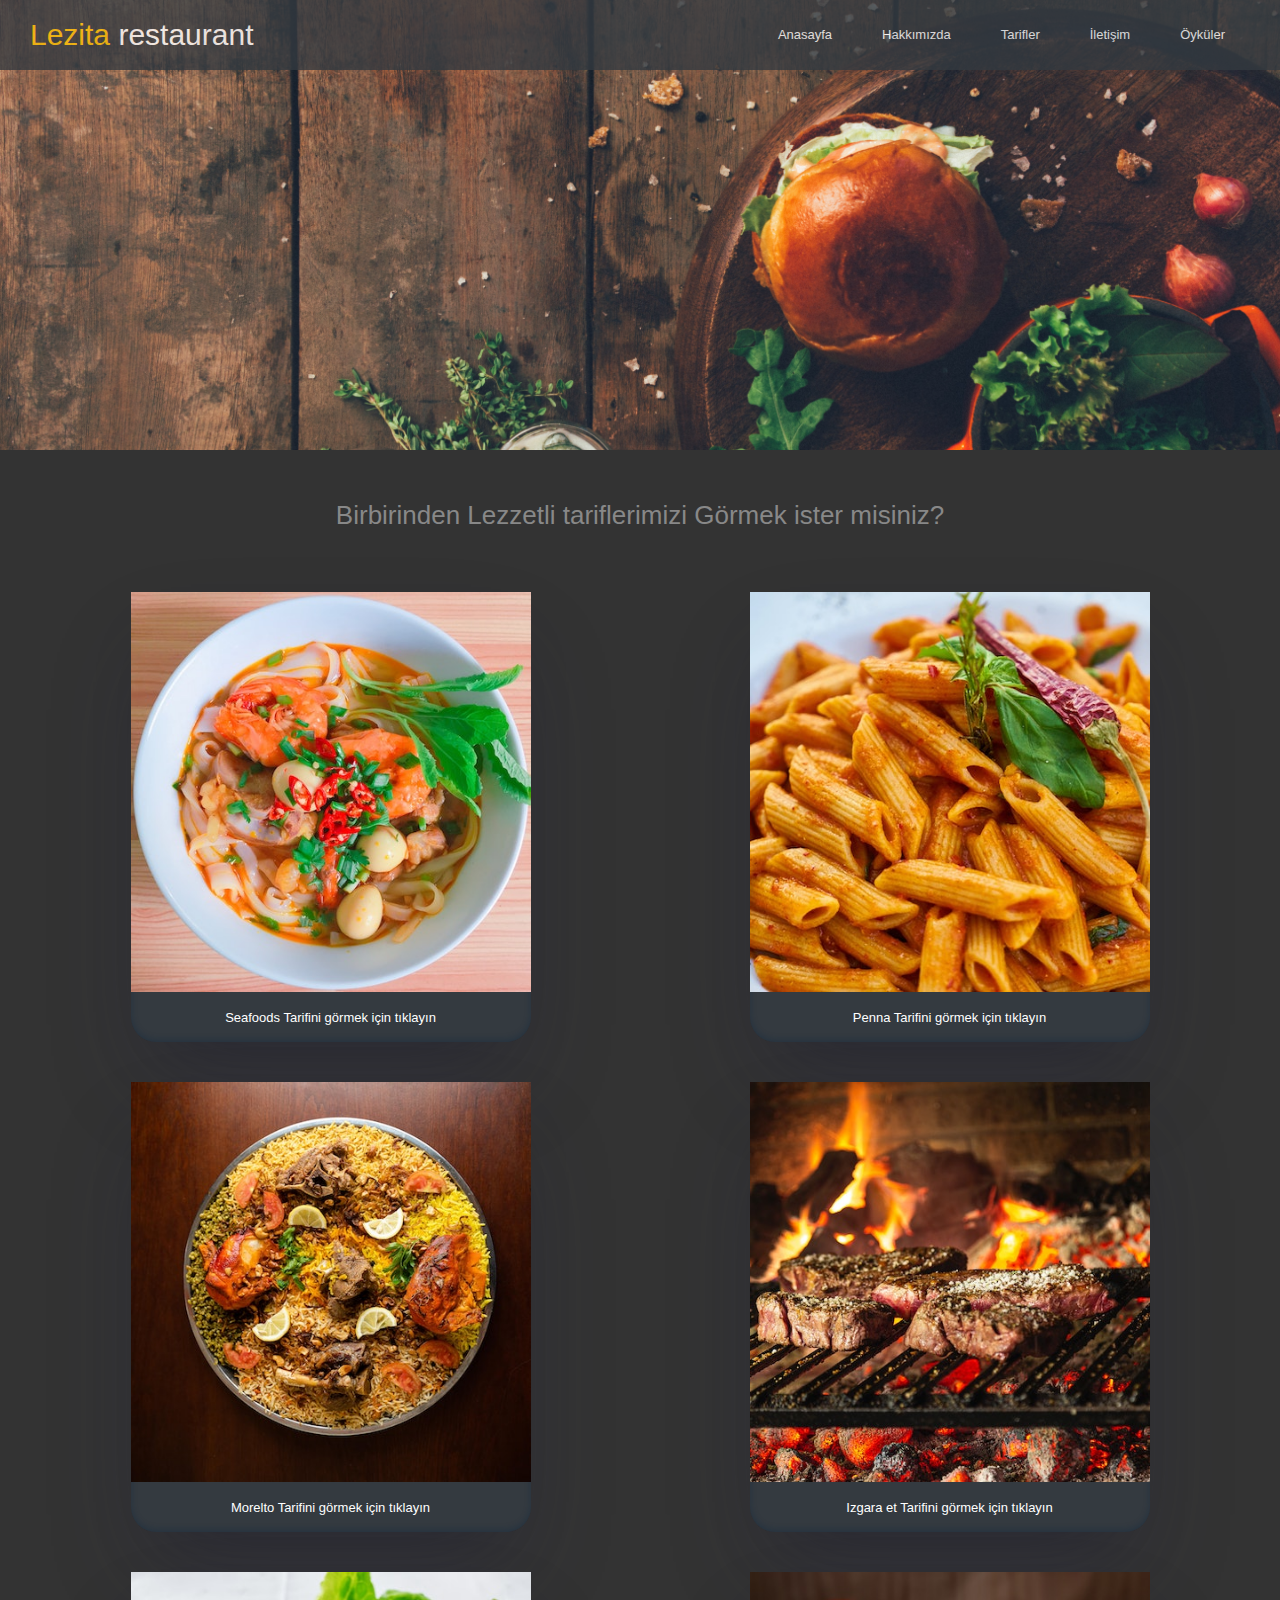
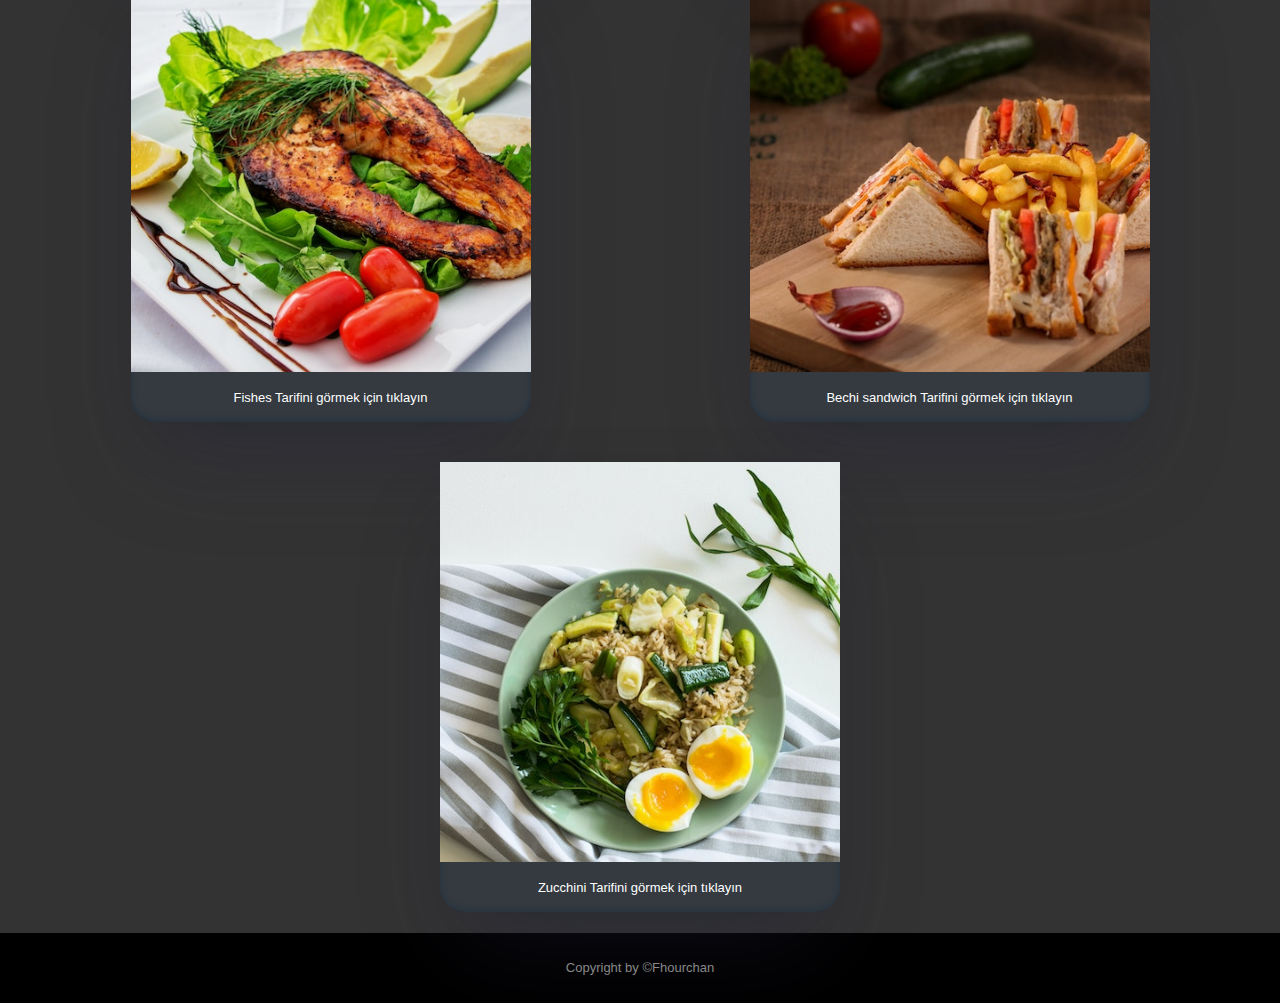
<file: Lezita-restra/tarifler.html>
<!DOCTYPE html>
<html lang="en">
<head>
    <meta charset="UTF-8">
    <meta http-equiv="X-UA-Compatible" content="IE=edge">
    <meta name="viewport" content="width=device-width, initial-scale=1.0">
    <link rel="icon" href="/img/icon.ico" type="image/x-icon" />
    <link rel="stylesheet" href="css/utils.css">
    <link rel="stylesheet" href="css/style.css">
    <link rel="stylesheet" href="https://cdnjs.cloudflare.com/ajax/libs/font-awesome/6.2.1/css/all.min.css" integrity="sha512-MV7K8+y+gLIBoVD59lQIYicR65iaqukzvf/nwasF0nqhPay5w/9lJmVM2hMDcnK1OnMGCdVK+iQrJ7lzPJQd1w==" crossorigin="anonymous" referrerpolicy="no-referrer" />
    <title>Tarifler</title>
</head>
<body>
    <header id="#" class="tarif-header">
        <div class="navbar">
            <h1 class="brand">
                <i class="fa-solid fa-hotel"></i>
                <span>Lezita</span> restaurant
            </h1>
            <nav>
                <ul>
                    <li><a href="index.html">Anasayfa</a></li>
                    <li><a href="hakkimizda.html">Hakkımızda</a></li>
                    <li><a href="tarifler.html">Tarifler</a></li>
                    <li><a href="iletisim.html">İletişim</a></li>
                    <li><a href="oykuler.html">Öyküler</a></li>

                </ul>
            </nav>
        </div>
        <div class="tarif-header-bg">
        </div>
    </header>
    <h1 style="background-color: #333; padding-top: 50px;" class="text-center">Birbirinden Lezzetli tariflerimizi Görmek ister misiniz?</h1>
    <section class="tarifler">
        <div class="tarif-container">
            <div class="tf-box">
                <img src="img/tf-1.jpg" alt="seafoods" title="seafoods">
                <a href="seafoods.html"><p>Seafoods Tarifini görmek için tıklayın</p></a>
            </div>
            <div class="tf-box">
                <img src="img/tf-2.jpg" alt="penna" title="Penna Makarna">
                <a href="penna.html"><p>Penna Tarifini görmek için tıklayın</p></a>
            </div>
            <div class="tf-box">
                <img src="img/tf-3.jpg" alt="Morelto" title="Morelto food." t>
                <a href="Morelto.html"><p>Morelto Tarifini görmek için tıklayın</p></a>
            </div>
            <div class="tf-box ">
                <img src="img/tf-4.jpg" alt="steak" title="Steak ızgara">
                <a href="steak.html"><p>Izgara et Tarifini görmek için tıklayın</p></a>
            </div>
            <div class="tf-box">
                <img src="img/tf-5.jpg" alt="fishes" title="Deniz ürünü: fishes.">
                <a href="fishes.html"><p>Fishes Tarifini görmek için tıklayın</p></a>
            </div>
            <div class="tf-box">
                <img src="img/tf-6.jpg" alt="sandwich" title="bechi sandwich">
                <a href="bechi.html"><p>Bechi sandwich Tarifini görmek için tıklayın</p></a>
            </div>
            <div class="tf-box">
                <img src="img/tf-7.jpg" alt="zuchhi" title="Yumurtalı zuchhi.">
                <a href="zuch.html"><p>Zucchini Tarifini görmek için tıklayın</p></a>
            </div>
        </div>
    </section>
    <footer id="#footer" class="bg-black text-center">
        Copyright by ©Fhourchan
    </footer>
</body>
</html>
</file>
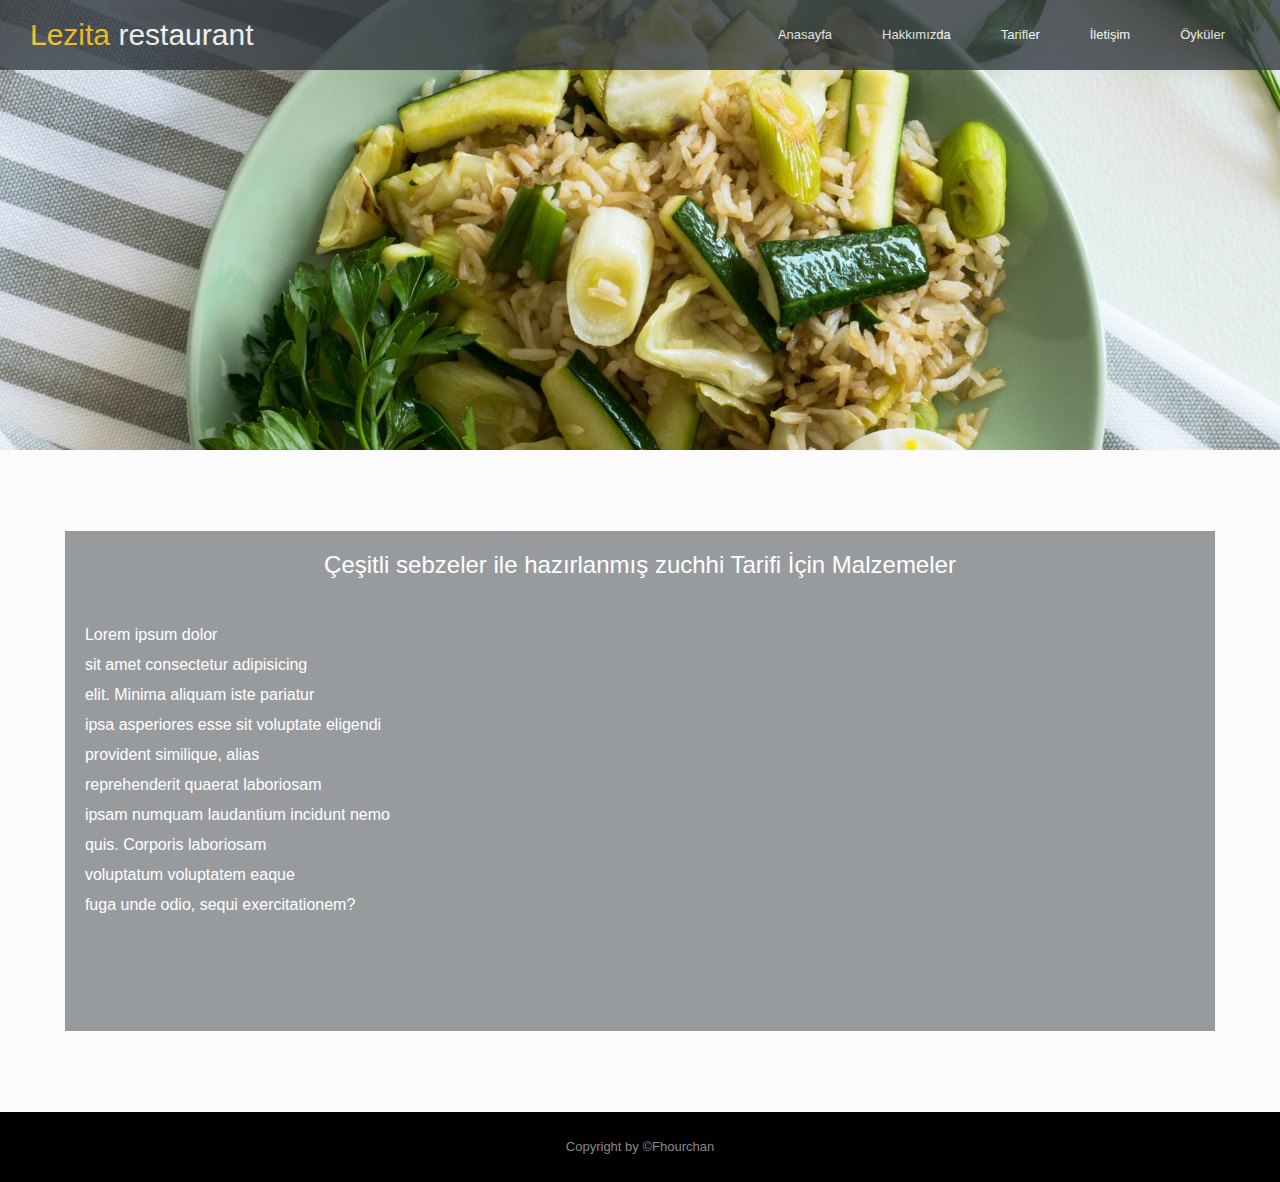
<file: Lezita-restra/zuch.html>
<!DOCTYPE html>
<html lang="en">
<head>
    <meta charset="UTF-8">
    <meta http-equiv="X-UA-Compatible" content="IE=edge">
    <meta name="viewport" content="width=device-width, initial-scale=1.0">
    <meta charset="UTF-8">
    <meta http-equiv="X-UA-Compatible" content="IE=edge">
    <meta name="viewport" content="width=device-width, initial-scale=1.0">
    <link rel="icon" href="/img/icon.ico" type="image/x-icon" />
    <link rel="stylesheet" href="css/utils.css">
    <link rel="stylesheet" href="css/style.css">
    <link rel="stylesheet" href="https://cdnjs.cloudflare.com/ajax/libs/font-awesome/6.2.1/css/all.min.css" integrity="sha512-MV7K8+y+gLIBoVD59lQIYicR65iaqukzvf/nwasF0nqhPay5w/9lJmVM2hMDcnK1OnMGCdVK+iQrJ7lzPJQd1w==" crossorigin="anonymous" referrerpolicy="no-referrer" />
    <title>Seafoods</title>
</head>
<body>
    <header id="#" class="zuch-header">
        <div class="navbar">
            <h1 class="brand">
                <i class="fa-solid fa-hotel"></i>
                <span>Lezita</span> restaurant
            </h1>
            <nav>
                <ul>
                    <li><a href="index.html">Anasayfa</a></li>
                    <li><a href="hakkımızda.html">Hakkımızda</a></li>
                    <li><a href="tarifler.html">Tarifler</a></li>
                    <li><a href="iletişim.html">İletişim</a></li>
                    <li><a href="oykuler.html">Öyküler</a></li>

                </ul>
            </nav>
        </div>
        <div class="zuch-header-bg">
        </div>
    </header>

    <section class="seafoods">
        <div class="sea-container">
            <h1>Çeşitli sebzeler ile hazırlanmış zuchhi  Tarifi İçin Malzemeler
            </h1>
            <p>Lorem ipsum dolor <br> sit amet consectetur adipisicing <br> elit. Minima aliquam iste pariatur <br> ipsa asperiores esse sit voluptate eligendi <br> provident similique, alias <br> reprehenderit quaerat laboriosam <br> ipsam numquam laudantium incidunt nemo <br> quis. Corporis laboriosam <br> voluptatum voluptatem eaque <br> fuga unde odio, sequi exercitationem?
        </div>
    </section>
    <footer id="#footer" class="bg-black text-center">
        Copyright by ©Fhourchan
    </footer>
</body>
</html>
</file>
<file: Lezita-restra/css/utils.css>
/* 
#007bff 
#6x757d
#28a745
#dc3545
#ffc107
#17a2b8
#343a40
#f8f9fa
 */

:root {
    --white: #fff;
    --primary: #007bff;
    --secondary: #6c757d;
    --success: #28a745;
    --danger: #dc3545;
    --warning: #ffc107;
    --info: #17a2b8;
    --dark: #343a40;
    --light: #f8f9fa;
    --black: #000;
}

/* Text color */
.text-primary { 
    color: var(--primary);
}
.text-secondary { 
    color: var(--secondary);
}
.text-success { 
    color: var(--success);
}
.text-danger { 
    color: var(--danger);
}
.text-warning { 
    color: var(--warning);
}
.text-info { 
    color: var(--info);
}
.text.dark { 
    color: var(--dark);
}
.text-light { 
    color: var(--light);
}

/* Bg colors */
.bg-primary { 
    background-color: var(--primary);
}
.bg-secondary { 
    background-color: var(--secondary);
}
.bg-success { 
    background-color: var(--success);}
.bg-danger { background-color: var(--danger);
}
.bg-warning { 
    background-color: var(--warning);
}
.bg-info { 
    background-color: var(--info);
}
.bg-dark { 
    background-color: var(--dark);
}
.bg-light { 
    background-color: var(--light);
}
.bg-black { 
    background-color: var(--black);
}

/* Buttons */
.btn {
    cursor: pointer;
    display: inline-block;
    padding: 10px 30px;
    border: none;
    border-radius: 5px;
    color: #fff;
}

.btn:hover {
    opacity: 0.9;
}

.btn-primary {
    color: var(--white);
    background-color: var(--primary);
}

.btn-secondary {
    color: var(--white);
    background-color: var(--secondary);
}

.btn-success {
    color: var(--white);
    background-color: var(--success);
}

.btn-danger {
    color: var(--white);
    background-color: var(--danger);
}

.btn-warning {
    color: var(--white);
    background-color: var(--warning);
}

.btn-dark {
    color: var(--white);
    background-color: var(--dark);
}

.btn-outline {
    background: transparent;
    border: 1px solid var(--white);
}

/* Flem İtems */
/* Flex grid */
</file>
<file: Lezita-restra/css/style.css>
/* Font */
@import url('https://fonts.googleapis.com/css2?family=Open+Sans:wght@400;700&display=swap');

* {
    box-sizing: border-box;
    margin: 0;
    padding: 0;
}

html {
    font-size: 10px;
}

body {
    font-family: 'Open Sans', sans-serif;
    font-size: 1.6rem;
    background-color: #fff;
    color: #333;
    line-height: 1.6;
}

ul {
    list-style: none;
}

a {
    color: rgb(255, 255, 255);
    text-decoration: none;
}

h1,h2 {
    font-weight: 400;
    line-height: 1.2;
}
    
img {
    width: 100%;
}
span {
    color: var(--warning);
}

.text-center {
    text-align: center;
}

/* navbar */
.navbar {
    display: flex;
    align-items: center;
    justify-content: space-between;
    background-color: var(--dark);
    opacity: 0.8;
    color: #fff;
    position: fixed;
    top: 0;
    width: 100%;
    height: 70px;
    padding: 0 3rem;
}

.navbar a {
    color: #fff;
    padding: 1rem 2rem;
    margin: 0.5rem;
}

.navbar .brand {
    font-weight: 400;
}

.navbar h1 {
    font-size: 3rem;
}

.navbar span {
    color: var(--warning);
}

.navbar a:hover {
    border-bottom: 2px solid var(--warning);
}

.navbar ul {
    display: flex;
}

/* header */
.main-header {
    background-image: url('../img/bg-1.jpeg');
    background-repeat: no-repeat;
    background-size: cover;
    background-position: center;
    height: 100vh;
    color: #fff;
    position: relative;
}

.main-header .content {
    display: flex;
    flex-direction: column;
    align-items: center;
    justify-content: center;
    text-align: center;
    height: 100%;
}

.main-header::before {
    content: '';
    position: absolute;
    top: 0;
    left: 0;
    width: 100%;
    height: 100%;
    background:rgba(0, 0, 0, 0.6);
}

.main-header * {
    z-index: 5;
}

.content {
    font-size: 1.5rem;
    color:darkgrey ;
}

.main-header .content h1 {
    font-size: 5.5rem;
}

.main-header .content p{
    font-size: 2.3rem;
    max-width: 60rem;
    margin: 2rem 0 3rem;
}
.sec-info {
    height: 600px;
    background-color: #8C7452;
    position: relative;
}

.info-container {
    display: flex;
    justify-content: center;
    align-items: center;
    flex-direction: column;
    font-size: 40px;
}


.tarif-container {
    display: flex;
    justify-content: space-around;
    align-items: center;
    margin: 0px 20px;
}

.tarif-container .box {
    width: 450px;
    height: 450px;
    box-shadow: rgba(255, 254, 254, 0.24) 0px 3px 10px;
    border-radius: 20px;
    margin: 30px;
}

.tarif-container .tatlı {
    background-image: url('../img/baklava-bg.jpg');
}
.tarif-container .steaks {
    background-image: url('../img/steak-bg.jpg');
    background-size: cover;
    background-position: center;
}

.tarif-container .drinks {
    background-image: url('../img/drinks-bg.jpg');
    background-size: cover;
    background-position: center;
}

footer{
    padding: 20px;
}

/* Hakkımızda Sayfası */

.about-header-bg {
    background-image: url('../img/qway-hakkimizda.jpg');
    background-repeat: no-repeat;
    background-size: cover;
    background-position: center;
    height: 50vh;
    color: #fff;
}
.hakkımızda{
    margin-top: 20px;
    padding: 20px;
}
.hakkımızda h1{
    margin: 0 auto;
    width: 50%;
    height: auto;
}

/* İletişim sayfası */

@import url(https://fonts.googleapis.com/css?family=Roboto:400,300,600,400italic);
* {
margin: 0;
padding: 0;
box-sizing: border-box;
-webkit-box-sizing: border-box;
-moz-box-sizing: border-box;
}
body {
font-family: "Roboto", Helvetica, Arial, sans-serif;
font-weight: 100;
font-size: 13px;
line-height: 30px;
color: #888;
}
.container {
max-width: 400px;
width: 100%;
margin: 0 auto;
position: relative;
}
#contact input[type="text"],
#contact input[type="email"],
#contact textarea,
#contact button[type="submit"] {
font: 500 12px/16px "Roboto", Helvetica, Arial, sans-serif;
}
#contact {
background: #F9F9F9;
padding: 25px;
margin: 100px 0;
box-shadow: 0 0 20px 0 rgba(0, 0, 0, 0.2), 0 5px 5px 0 rgba(0, 0, 0, 0.24);
}
#contact h2 {
display: block;
font-size: 30px;
font-weight: 300;
margin-bottom: 15px;
}
.form-control{
border: none !important;
margin: 0 0 10px;
min-width: 100%;
padding: 0;
width: 100%;
}
#contact input[type="text"],
#contact input[type="email"],
#contact textarea {
width: 100%;
border: 1px solid #ccc;
background: #FFF;
margin: 0 0 5px;
padding: 10px;
}
#contact input[type="text"]:hover,
#contact input[type="email"]:hover,
#contact textarea:hover {
-webkit-transition: border-color 0.4s ease-in-out;
-moz-transition: border-color 0.4s ease-in-out;
transition: border-color 0.4s ease-in-out;
border: 1px solid #aaa;
}
#contact textarea {
height: 120px;
max-width: 100%;
resize: none;
}
#contact button[type="submit"] {
cursor: pointer;
width: 100%;
border: none;
background: #79A7A8;
color: #FFF;
margin: 0 0 5px;
padding: 10px;
font-size: 15px;
}
#contact button[type="submit"]:hover {
background: #355C7D;
-webkit-transition: background 0.4s ease-in-out;
-moz-transition: background 0.4s ease-in-out;
transition: background-color 0.4s ease-in-out;
}
#contact button[type="submit"]:active {
box-shadow: inset 0 1px 3px rgba(0, 0, 0, 0.5);
}
#contact input:focus,
#contact textarea:focus {
outline: 0;
border: 1px solid #aaa;
}

/* Tarifler Sayfası */

.tarif-header-bg {
    background-image: url('../img/tarif-bg.jpg');
    background-repeat: no-repeat;
    background-size: cover;
    background-position: center;
    height: 50vh;
    color: #fff;
}
.öykü-header-bg {
    background-image: url('../img/öyküler-bg.jpg');
    background-repeat: no-repeat;
    background-size: cover;
    background-position: center;
    height: 50vh;
    color: #fff;
}

.tarifler {
    width: 100%;
    height: auto;
    background-color: #333;
    border: 1px solid #333;
}

.tarifler .tarif-container {
    display: flex;
    justify-content: space-around;
    margin-top: 40px;
    flex-wrap: wrap;
}

.tarifler .tarif-container .tf-box {
    height: 450px;
    background-position: center;
    background-size: cover;
    width:400px;
    background-color: var(--dark);
    text-align: center;
    color: #FFF;
    border-radius: 25px;
    margin: 20px;
    box-shadow: rgba(50, 50, 93, 0.25) 0px 50px 100px -20px, rgba(0, 0, 0, 0.3) 0px 30px 60px -30px, rgba(10, 37, 64, 0.35) 0px -2px 6px 0px inset;
}

.sea-header-bg {
    background-image: url('../img/tf-1bg.jpg');
    background-repeat: no-repeat;
    background-size: cover;
    background-position: center;
    height: 50vh;
    color: #fff;
}

.pen-header-bg {
    background-image: url('../img/tarif-bg2.jpg');
    background-repeat: no-repeat;
    background-size: cover;
    background-position: center;
    height: 50vh;
    color: #fff;
}

.morelto-header-bg {
    background-image: url('../img/tarif-bg3.jpg');
    background-repeat: no-repeat;
    background-size: cover;
    background-position: center;
    height: 50vh;
    color: #fff;
}
.steak-header-bg {
    background-image: url('../img/tarif-bg4.jpg');
    background-repeat: no-repeat;
    background-size: cover;
    background-position: center;
    height: 50vh;
    color: #fff;
}

.fishes-header-bg {
    background-image: url('../img/tarif-bg5.jpg');
    background-repeat: no-repeat;
    background-size: cover;
    background-position: center;
    height: 50vh;
    color: #fff;
}

.bechi-header-bg {
    background-image: url('../img/tarif-bg6.jpg');
    background-repeat: no-repeat;
    background-size: cover;
    background-position: center;
    height: 50vh;
    color: #fff;
}

.zuch-header-bg {
    background-image: url('../img/tarif-bg7.jpg');
    background-repeat: no-repeat;
    background-size: cover;
    background-position: center;
    height: 50vh;
    color: #fff;
}

.seafoods {
    width: 100%;
    border: 1px solid var(--light);
    background-color: var(--light);
    opacity: 0.5;
    color: #FFF;
    
}

.seafoods .sea-container {

    background-color: var(--dark);
    width: 90%;
    height: 500px;
    margin: 80px auto;
}

.seafoods .sea-container h1{
    padding: 20px;
    font-size: 24px;
    text-align: center;
}

.seafoods .sea-container p{
    padding: 20px;
    font-size: 16px;
}
</file>
